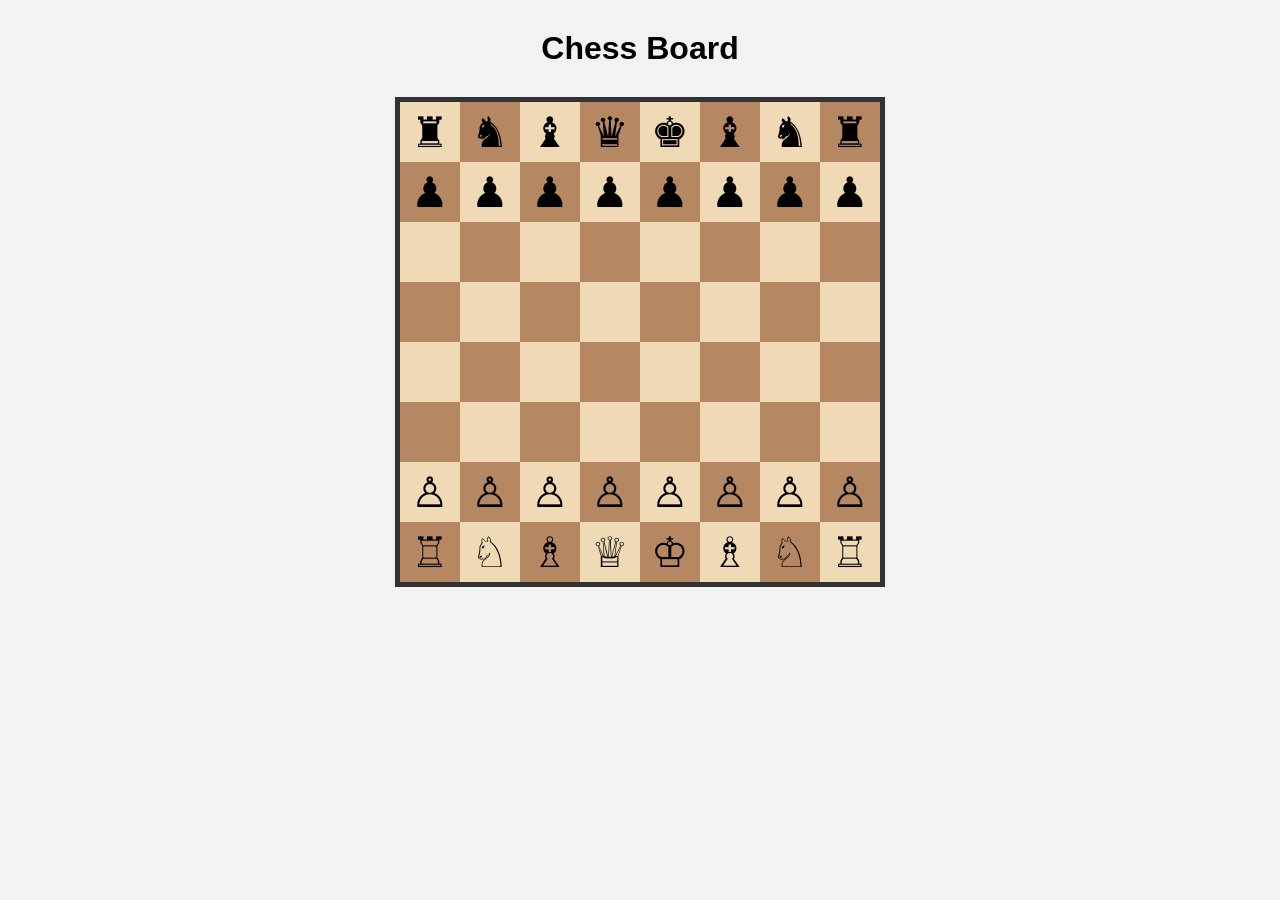
<file: Face Class/Chess Board/index.html>
<!DOCTYPE html>
<html>
<head>
    <title>Chess Board</title>
    <link rel="stylesheet" href="styles.css">
</head>

<body>

    <h1>Chess Board</h1>

    <div class="chess-board">

        <div class="white">♜</div>
        <div class="black">♞</div>
        <div class="white">♝</div>
        <div class="black">♛</div>
        <div class="white">♚</div>
        <div class="black">♝</div>
        <div class="white">♞</div>
        <div class="black">♜</div>

        <div class="black">♟</div>
        <div class="white">♟</div>
        <div class="black">♟</div>
        <div class="white">♟</div>
        <div class="black">♟</div>
        <div class="white">♟</div>
        <div class="black">♟</div>
        <div class="white">♟</div>

        <div class="white"></div>
        <div class="black"></div>
        <div class="white"></div>
        <div class="black"></div>
        <div class="white"></div>
        <div class="black"></div>
        <div class="white"></div>
        <div class="black"></div>

        <div class="black"></div>
        <div class="white"></div>
        <div class="black"></div>
        <div class="white"></div>
        <div class="black"></div>
        <div class="white"></div>
        <div class="black"></div>
        <div class="white"></div>

        <div class="white"></div>
        <div class="black"></div>
        <div class="white"></div>
        <div class="black"></div>
        <div class="white"></div>
        <div class="black"></div>
        <div class="white"></div>
        <div class="black"></div>

        <div class="black"></div>
        <div class="white"></div>
        <div class="black"></div>
        <div class="white"></div>
        <div class="black"></div>
        <div class="white"></div>
        <div class="black"></div>
        <div class="white"></div>

        <div class="white">♙</div>
        <div class="black">♙</div>
        <div class="white">♙</div>
        <div class="black">♙</div>
        <div class="white">♙</div>
        <div class="black">♙</div>
        <div class="white">♙</div>
        <div class="black">♙</div>

        <div class="black">♖</div>
        <div class="white">♘</div>
        <div class="black">♗</div>
        <div class="white">♕</div>
        <div class="black">♔</div>
        <div class="white">♗</div>
        <div class="black">♘</div>
        <div class="white">♖</div>

    </div>

</body>
</html>
</file>
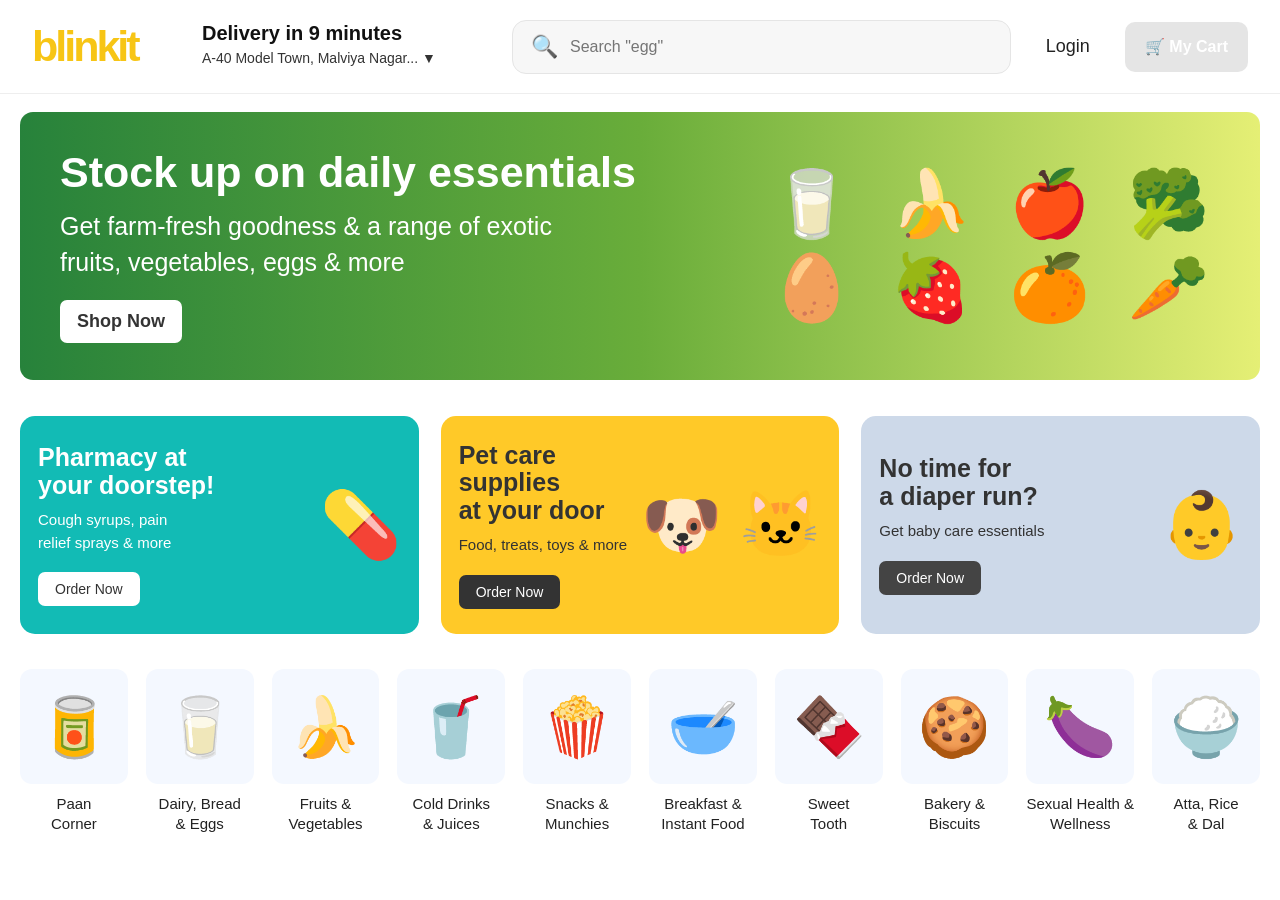
<file: Blinkit/main.html>
<!DOCTYPE html>
<html lang="en">
<head>
    <meta charset="UTF-8">
    <meta name="viewport" content="width=device-width, initial-scale=1.0">

    <title>Blinkit Clone</title>

    <link rel="stylesheet" href="styles.css">
</head>

<body>

    <header>

        <div class="logo">
            blinkit
        </div>

        <div class="location">
            <h3>Delivery in 9 minutes</h3>
            <p>A-40 Model Town, Malviya Nagar... ▼</p>
        </div>

        <div class="search">
            🔍
            <input type="text" placeholder='Search "egg"'>
        </div>

        <div class="login">
            Login
        </div>

        <button class="cart">
            🛒 My Cart
        </button>

    </header>


    <main>

        <section class="main-banner">

            <div class="banner-text">

                <h1>Stock up on daily essentials</h1>

                <p>
                    Get farm-fresh goodness & a range of exotic
                    <br>
                    fruits, vegetables, eggs & more
                </p>

                <button>Shop Now</button>

            </div>

            <div class="banner-products">
                🥛 🍌 🍎 🥦
                <br>
                🥚 🍓 🍊 🥕
            </div>

        </section>


        <section class="promo-section">

            <div class="promo pharmacy">

                <div>
                    <h2>Pharmacy at<br>your doorstep!</h2>

                    <p>
                        Cough syrups, pain<br>
                        relief sprays & more
                    </p>

                    <button>Order Now</button>
                </div>

                <div class="promo-image">
                    💊
                </div>

            </div>


            <div class="promo pets">

                <div>
                    <h2>Pet care supplies<br>at your door</h2>

                    <p>
                        Food, treats, toys & more
                    </p>

                    <button>Order Now</button>
                </div>

                <div class="promo-image">
                    🐶 🐱
                </div>

            </div>


            <div class="promo baby">

                <div>
                    <h2>No time for<br>a diaper run?</h2>

                    <p>
                        Get baby care essentials
                    </p>

                    <button>Order Now</button>
                </div>

                <div class="promo-image">
                    👶
                </div>

            </div>

        </section>


        <section class="categories">

            <div class="category">
                <div class="category-image">🥫</div>
                <p>Paan<br>Corner</p>
            </div>

            <div class="category">
                <div class="category-image">🥛</div>
                <p>Dairy, Bread<br>& Eggs</p>
            </div>

            <div class="category">
                <div class="category-image">🍌</div>
                <p>Fruits &<br>Vegetables</p>
            </div>

            <div class="category">
                <div class="category-image">🥤</div>
                <p>Cold Drinks<br>& Juices</p>
            </div>

            <div class="category">
                <div class="category-image">🍿</div>
                <p>Snacks &<br>Munchies</p>
            </div>

            <div class="category">
                <div class="category-image">🥣</div>
                <p>Breakfast &<br>Instant Food</p>
            </div>

            <div class="category">
                <div class="category-image">🍫</div>
                <p>Sweet<br>Tooth</p>
            </div>

            <div class="category">
                <div class="category-image">🍪</div>
                <p>Bakery &<br>Biscuits</p>
            </div>

            <div class="category">
                <div class="category-image">🍆</div>
                <p>Sexual Health &<br>Wellness</p>
            </div>

            <div class="category">
                <div class="category-image">🍚</div>
                <p>Atta, Rice<br>& Dal</p>
            </div>

        </section>

    </main>

</body>
</html>
</file>
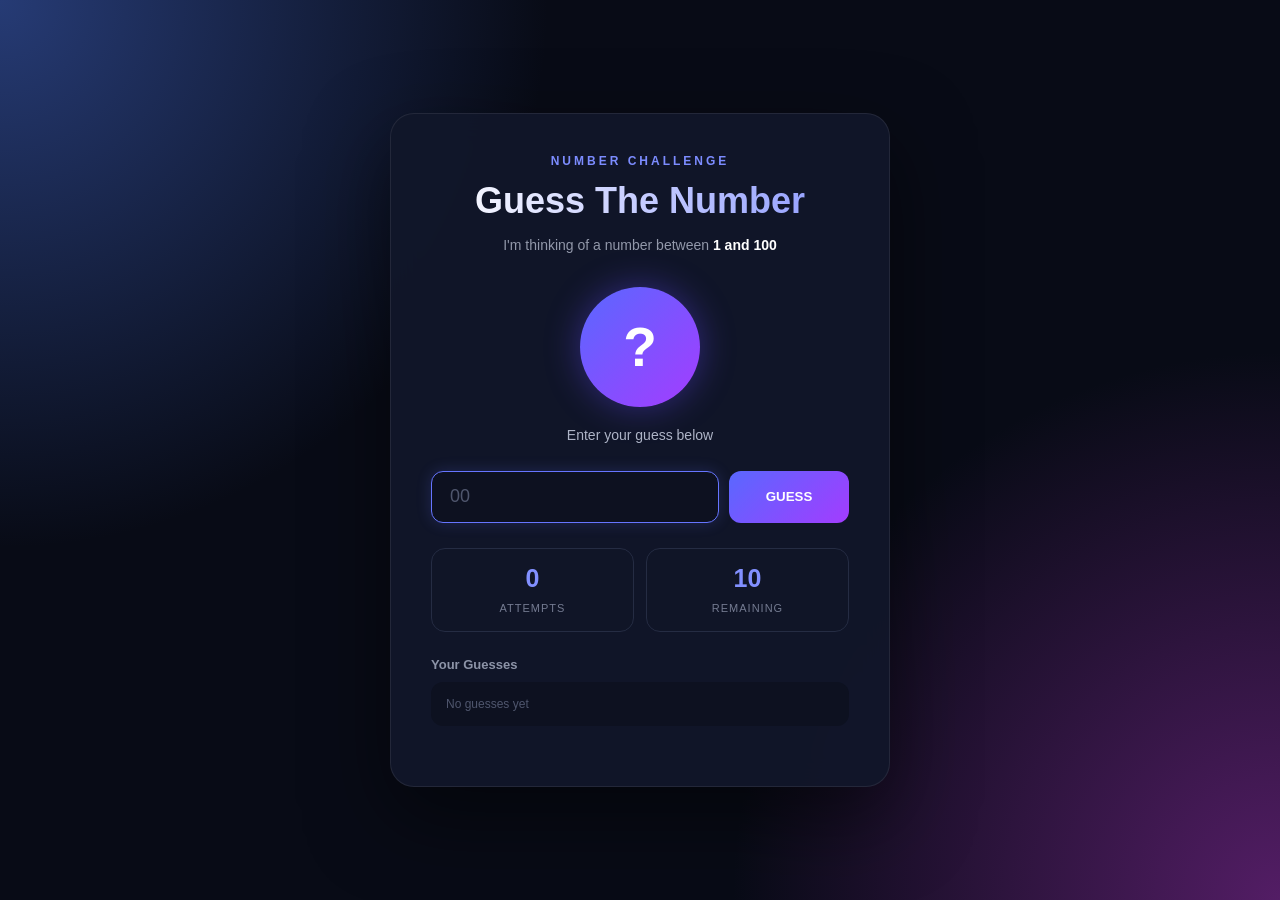
<file: Number Guessing/main.html>
<!DOCTYPE html>
<html lang="en">
<head>
    <meta charset="UTF-8">
    <meta name="viewport" content="width=device-width, initial-scale=1.0">

    <title>Guess The Number</title>

    <link rel="stylesheet" href="styles.css">
</head>

<body>

    <div class="container">

        <div class="game-box">

            <div class="top">
                <p class="small-title">NUMBER CHALLENGE</p>

                <h1>Guess The Number</h1>

                <p class="description">
                    I'm thinking of a number between
                    <strong>1 and 100</strong>
                </p>
            </div>


            <div class="number-circle">

                <span>?</span>

            </div>


            <p id="message">
                Enter your guess below
            </p>


            <div class="input-area">

                <input
                    type="number"
                    id="guessInput"
                    placeholder="00"
                    min="1"
                    max="100"
                >

                <button id="guessBtn">
                    GUESS
                </button>

            </div>


            <div class="stats">

                <div class="stat-box">

                    <span class="stat-number"
                        id="guessCount">
                        0
                    </span>

                    <span class="stat-label">
                        Attempts
                    </span>

                </div>


                <div class="stat-box">

                    <span class="stat-number"
                        id="remaining">
                        10
                    </span>

                    <span class="stat-label">
                        Remaining
                    </span>

                </div>

            </div>


            <div class="history">

                <h3>Your Guesses</h3>

                <div id="guessedNumbers"
                     class="guess-list">

                    <span class="empty">
                        No guesses yet
                    </span>

                </div>

            </div>


            <button id="restartBtn">
                ↻ PLAY AGAIN
            </button>

        </div>

    </div>


    <script src="script.js"></script>

</body>
</html>
</file>
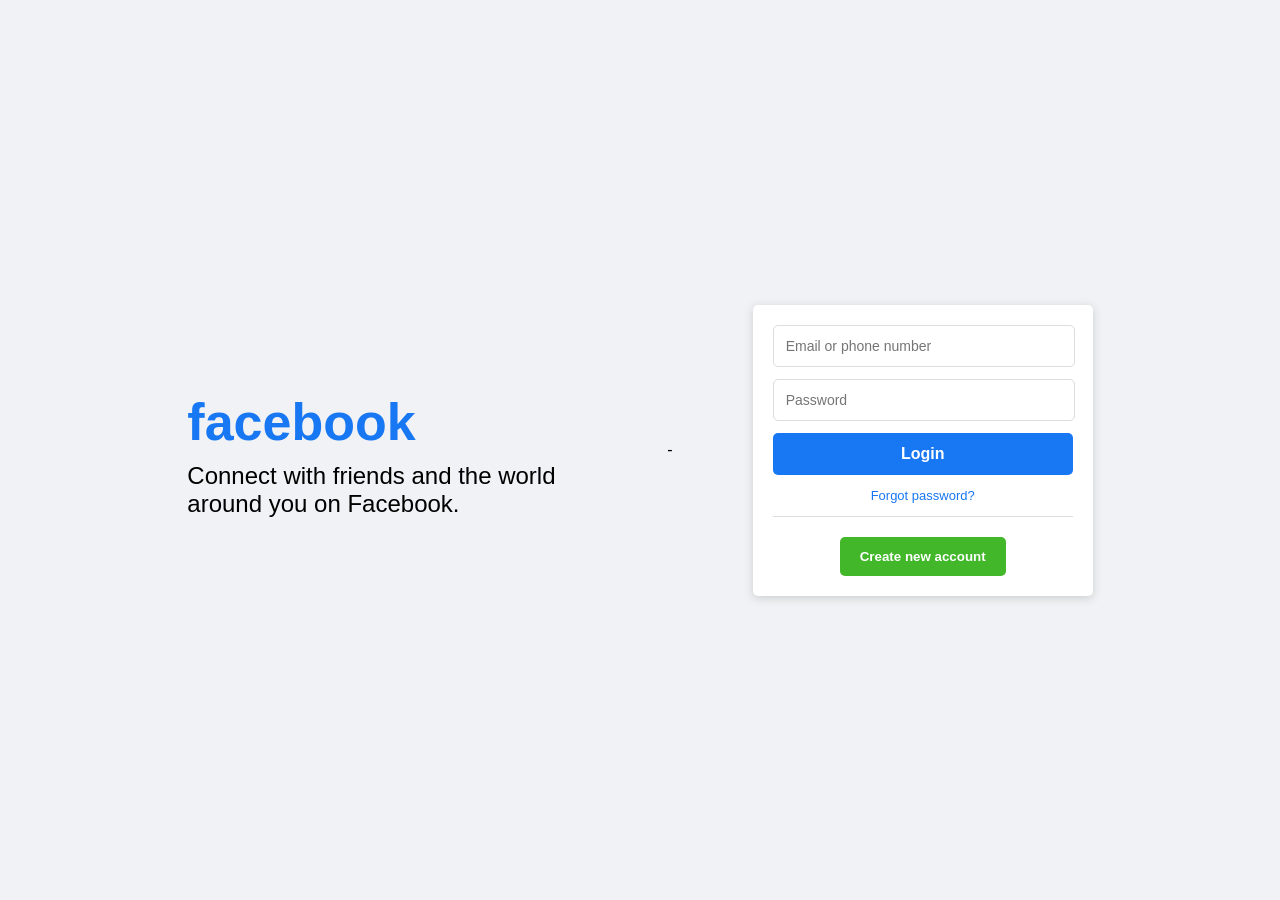
<file: Face Class/Facebook/main.html>
<!DOCTYPE html>
<html>
<head>
    <title>Facebook Login</title>
    <link rel="stylesheet" href="styles.css">
</head>

<body>

    <div class="main">

        <div class="left">

            <h1>facebook</h1>

            <p>
                Connect with friends and the world
                around you on Facebook.
            </p>

        </div>

        -<div class="login-box">

            <input type="text" placeholder="Email or phone number">

            <input type="password" placeholder="Password">

            <button class="login">Login</button>

            <p class="forgot">Forgot password?</p>

            <hr>

            <button class="create">Create new account</button>

        </div>

    </div>

</body>
</html>
</file>
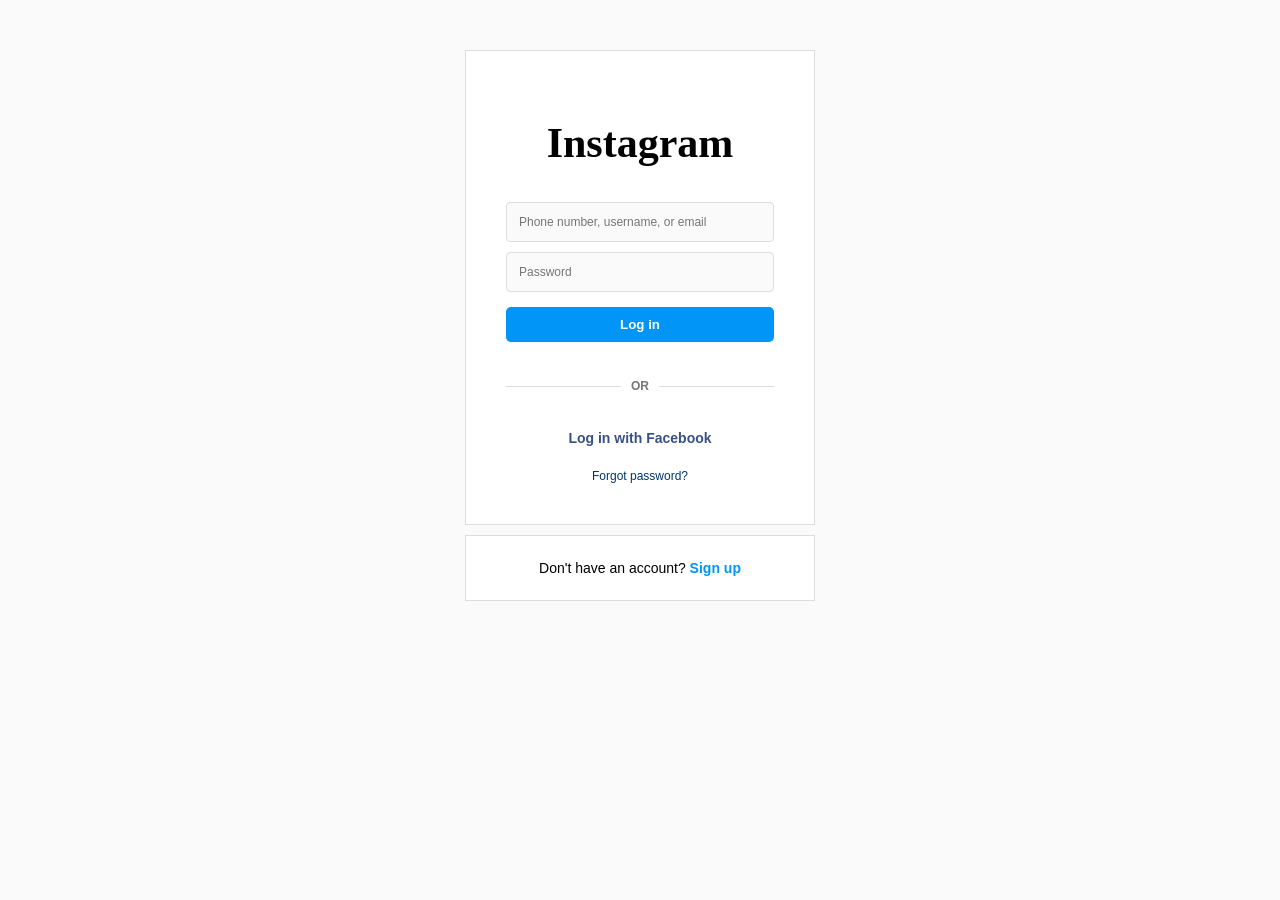
<file: Face Class/Instagram/main.html>
<!DOCTYPE html>
<html>
<head>
    <title>Instagram Login</title>
    <link rel="stylesheet" href="styles.css">
</head>

<body>

    <div class="login-container">

        <div class="login-box">

            <h1>Instagram</h1>

            <input type="text" placeholder="Phone number, username, or email">

            <input type="password" placeholder="Password">

            <button class="login">Log in</button>

            <div class="or">
                <span></span>
                <p>OR</p>
                <span></span>
            </div>

            <a href="#" class="facebook">Log in with Facebook</a>

            <a href="#" class="forgot">Forgot password?</a>

        </div>

        <div class="signup-box">
            <p>Don't have an account? <a href="#">Sign up</a></p>
        </div>

    </div>

</body>
</html>
</file>
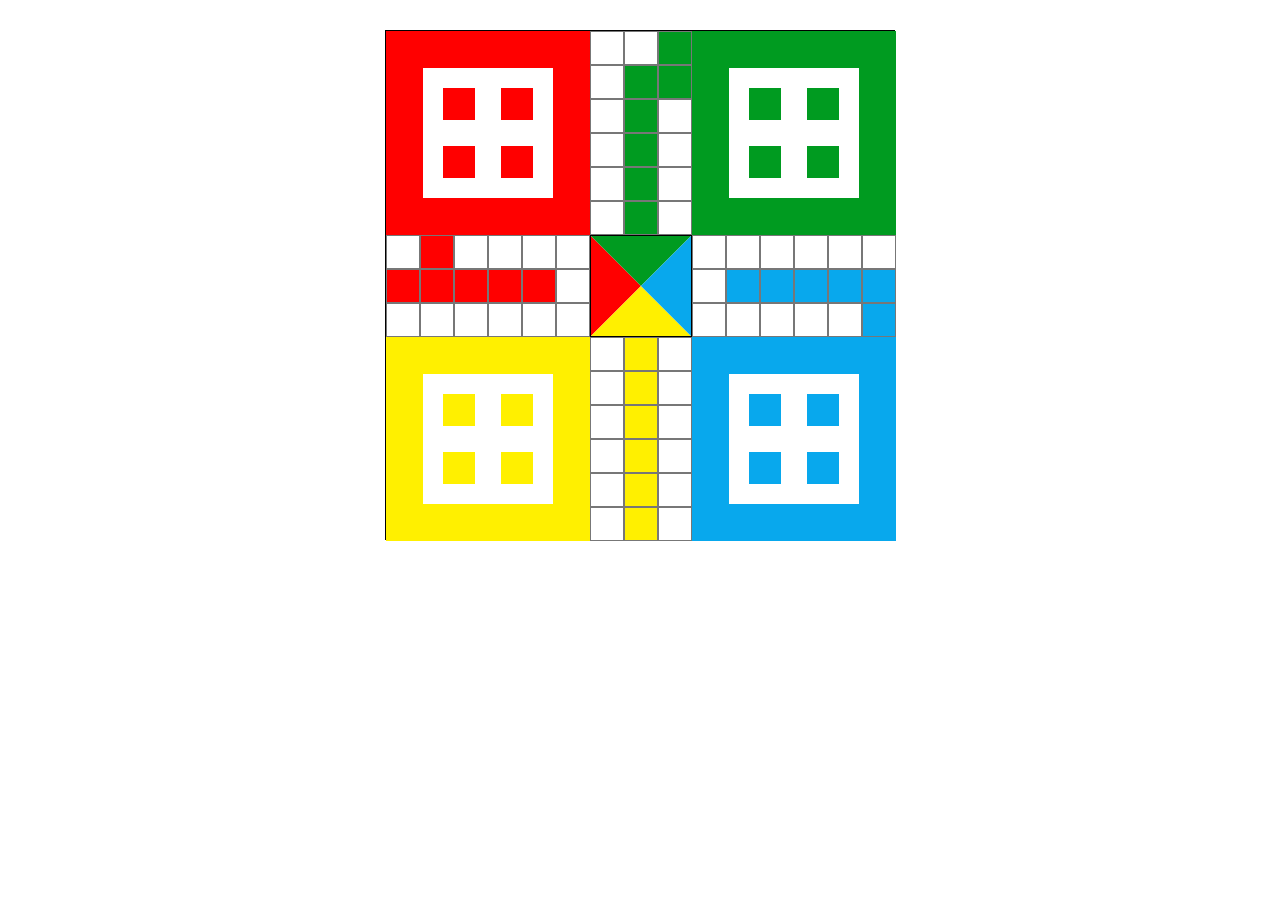
<file: Face Class/Ludo King/main.html>
<!DOCTYPE html>
<html
<head>
    <title>Ludo Board</title>
    <link rel="stylesheet" href="styles.css">
</head>

<body>

    <div class="ludo-board">

        <div class="home red-home">
            <div class="inner-box">
                <div></div>
                <div></div>
                <div></div>
                <div></div>
            </div>
        </div>

        <div class="home green-home">
            <div class="inner-box">
                <div></div>
                <div></div>
                <div></div>
                <div></div>
            </div>
        </div>

        <div class="home yellow-home">
            <div class="inner-box">
                <div></div>
                <div></div>
                <div></div>
                <div></div>
            </div>
        </div>

        <div class="home blue-home">
            <div class="inner-box">
                <div></div>
                <div></div>
                <div></div>
                <div></div>
            </div>
        </div>


        <div class="path top-path">

            <div></div>
            <div></div>
            <div class="green"></div>

            <div></div>
            <div class="green"></div>
            <div class="green"></div>

            <div></div>
            <div class="green"></div>
            <div></div>

            <div></div>
            <div class="green"></div>
            <div></div>

            <div></div>
            <div class="green"></div>
            <div></div>

            <div></div>
            <div class="green"></div>
            <div></div>

        </div>


        <div class="path bottom-path">

            <div></div>
            <div class="yellow"></div>
            <div></div>

            <div></div>
            <div class="yellow"></div>
            <div></div>

            <div></div>
            <div class="yellow"></div>
            <div></div>

            <div></div>
            <div class="yellow"></div>
            <div></div>

            <div></div>
            <div class="yellow"></div>
            <div></div>

            <div></div>
            <div class="yellow"></div>
            <div></div>

        </div>


        <div class="path left-path">

            <div></div>
            <div class="red"></div>
            <div></div>
            <div></div>
            <div></div>
            <div></div>

            <div class="red"></div>
            <div class="red"></div>
            <div class="red"></div>
            <div class="red"></div>
            <div class="red"></div>
            <div></div>

            <div></div>
            <div></div>
            <div></div>
            <div></div>
            <div></div>
            <div></div>

        </div>


        <div class="path right-path">

            <div></div>
            <div></div>
            <div></div>
            <div></div>
            <div></div>
            <div></div>

            <div></div>
            <div class="blue"></div>
            <div class="blue"></div>
            <div class="blue"></div>
            <div class="blue"></div>
            <div class="blue"></div>

            <div></div>
            <div></div>
            <div></div>
            <div></div>
            <div></div>
            <div class="blue"></div>

        </div>


        <div class="center">

            <div class="triangle red-triangle"></div>

            <div class="triangle green-triangle"></div>

            <div class="triangle yellow-triangle"></div>

            <div class="triangle blue-triangle"></div>

        </div>

    </div>

</body>
</html>
</file>
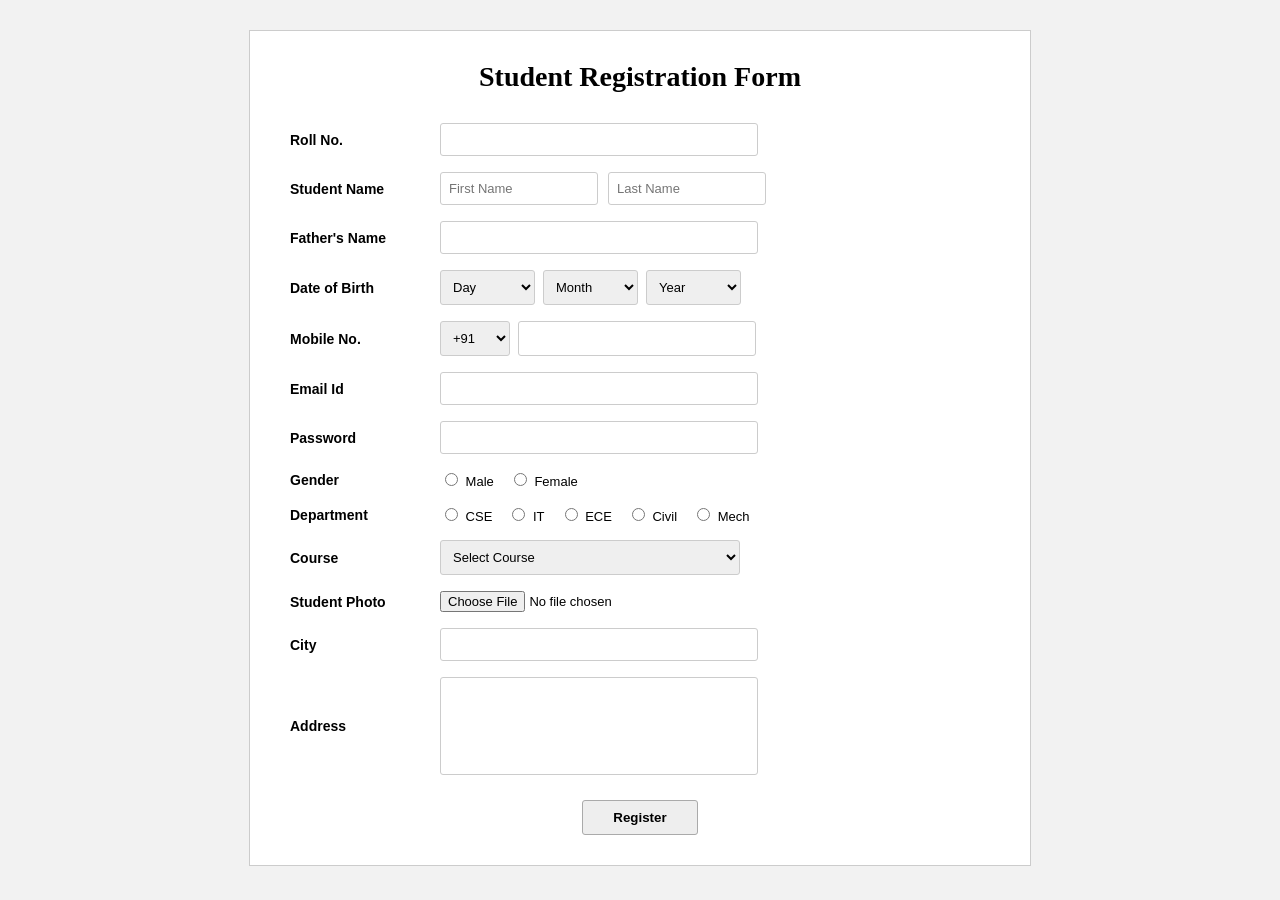
<file: Face Class/Registration Form/main.html>
<!DOCTYPE html>
<html>
<head>
    <title>Student Registration Form</title>
    <link rel="stylesheet" href="styles.css">
</head>

<body>

    <div class="form-container">

        <h1>Student Registration Form</h1>

        <form>

            <div class="form-row">
                <label>Roll No.</label>
                <input type="text">
            </div>

            <div class="form-row">
                <label>Student Name</label>

                <div class="name-box">
                    <input type="text" placeholder="First Name">
                    <input type="text" placeholder="Last Name">
                </div>
            </div>

            <div class="form-row">
                <label>Father's Name</label>
                <input type="text">
            </div>

            <div class="form-row">
                <label>Date of Birth</label>

                <div class="dob">
                    <select>
                        <option>Day</option>
                        <option>1</option>
                        <option>2</option>
                        <option>3</option>
                        <option>4</option>
                        <option>5</option>
                    </select>

                    <select>
                        <option>Month</option>
                        <option>January</option>
                        <option>February</option>
                        <option>March</option>
                        <option>April</option>
                    </select>

                    <select>
                        <option>Year</option>
                        <option>2000</option>
                        <option>2001</option>
                        <option>2002</option>
                        <option>2003</option>
                        <option>2004</option>
                    </select>
                </div>
            </div>

            <div class="form-row">
                <label>Mobile No.</label>

                <div class="mobile">
                    <select>
                        <option>+91</option>
                        <option>+1</option>
                        <option>+44</option>
                    </select>

                    <input type="tel">
                </div>
            </div>

            <div class="form-row">
                <label>Email Id</label>
                <input type="email">
            </div>

            <div class="form-row">
                <label>Password</label>
                <input type="password">
            </div>

            <div class="form-row">
                <label>Gender</label>

                <div class="radio">
                    <label>
                        <input type="radio" name="gender">
                        Male
                    </label>

                    <label>
                        <input type="radio" name="gender">
                        Female
                    </label>
                </div>
            </div>

            <div class="form-row">
                <label>Department</label>

                <div class="radio">
                    <label>
                        <input type="radio" name="department">
                        CSE
                    </label>

                    <label>
                        <input type="radio" name="department">
                        IT
                    </label>

                    <label>
                        <input type="radio" name="department">
                        ECE
                    </label>

                    <label>
                        <input type="radio" name="department">
                        Civil
                    </label>

                    <label>
                        <input type="radio" name="department">
                        Mech
                    </label>
                </div>
            </div>

            <div class="form-row">
                <label>Course</label>

                <select>
                    <option>Select Course</option>
                    <option>B.Tech</option>
                    <option>BCA</option>
                    <option>MCA</option>
                    <option>M.Tech</option>
                </select>
            </div>

            <div class="form-row">
                <label>Student Photo</label>

                <input type="file">
            </div>

            <div class="form-row">
                <label>City</label>
                <input type="text">
            </div>

            <div class="form-row">
                <label>Address</label>
                <textarea></textarea>
            </div>

            <button type="submit">Register</button>

        </form>

    </div>

</body>
</html>
</file>
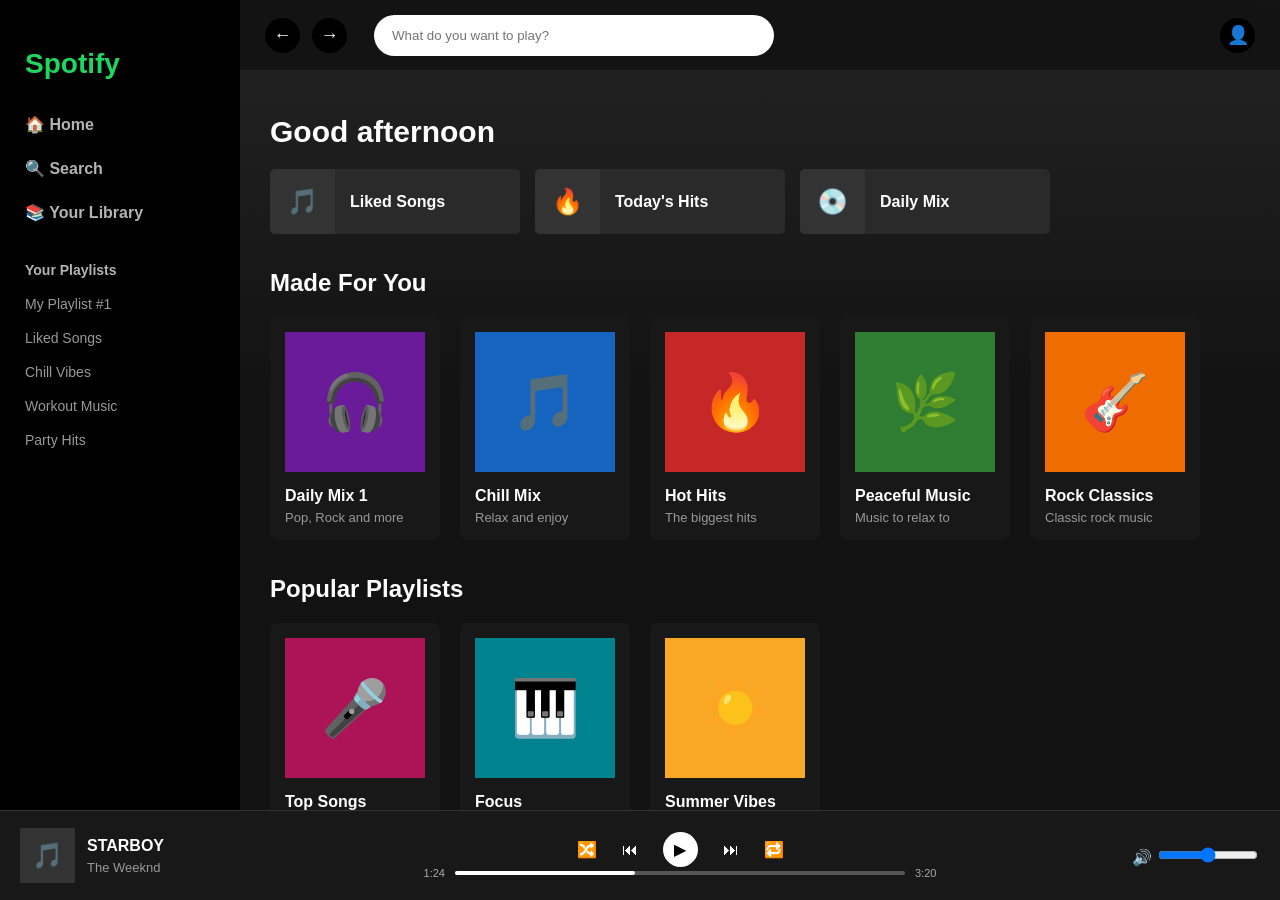
<file: Face Class/Spotify/main.html>
<!DOCTYPE html>
<html>
<head>
    <title>Spotify Clone</title>
    <link rel="stylesheet" href="styles.css">
</head>

<body>

    <div class="container">

        <div class="sidebar">

            <h2>Spotify</h2>

            <div class="menu">
                <p>🏠 Home</p>
                <p>🔍 Search</p>
                <p>📚 Your Library</p>
            </div>

            <div class="playlist">
                <h3>Your Playlists</h3>
                <p>My Playlist #1</p>
                <p>Liked Songs</p>
                <p>Chill Vibes</p>
                <p>Workout Music</p>
                <p>Party Hits</p>
            </div>

        </div>


        <div class="main">

            <div class="top-bar">

                <button>←</button>
                <button>→</button>

                <input type="text" placeholder="What do you want to play?">

                <button class="profile">👤</button>

            </div>


            <div class="content">

                <h1>Good afternoon</h1>

                <div class="quick">

                    <div class="quick-card">
                        <div class="small-cover">🎵</div>
                        <b>Liked Songs</b>
                    </div>

                    <div class="quick-card">
                        <div class="small-cover">🔥</div>
                        <b>Today's Hits</b>
                    </div>

                    <div class="quick-card">
                        <div class="small-cover">💿</div>
                        <b>Daily Mix</b>
                    </div>

                </div>


                <h2>Made For You</h2>

                <div class="albums">

                    <div class="album">
                        <div class="cover purple">🎧</div>
                        <h3>Daily Mix 1</h3>
                        <p>Pop, Rock and more</p>
                    </div>

                    <div class="album">
                        <div class="cover blue">🎵</div>
                        <h3>Chill Mix</h3>
                        <p>Relax and enjoy</p>
                    </div>

                    <div class="album">
                        <div class="cover red">🔥</div>
                        <h3>Hot Hits</h3>
                        <p>The biggest hits</p>
                    </div>

                    <div class="album">
                        <div class="cover green">🌿</div>
                        <h3>Peaceful Music</h3>
                        <p>Music to relax to</p>
                    </div>

                    <div class="album">
                        <div class="cover orange">🎸</div>
                        <h3>Rock Classics</h3>
                        <p>Classic rock music</p>
                    </div>

                </div>


                <h2>Popular Playlists</h2>

                <div class="albums">

                    <div class="album">
                        <div class="cover pink">🎤</div>
                        <h3>Top Songs</h3>
                        <p>Popular songs right now</p>
                    </div>

                    <div class="album">
                        <div class="cover cyan">🎹</div>
                        <h3>Focus</h3>
                        <p>Music for concentration</p>
                    </div>

                    <div class="album">
                        <div class="cover yellow">☀️</div>
                        <h3>Summer Vibes</h3>
                        <p>Feel good music</p>
                    </div>

                </div>

            </div>

        </div>

    </div>


    <div class="player">

        <div class="song-info">
            <div class="song-cover">🎵</div>

            <div>
                <b>STARBOY</b>
                <p>The Weeknd</p>
            </div>
        </div>


        <div class="controls">

            <div class="buttons">
                <span>🔀</span>
                <span>⏮</span>
                <span class="play">▶</span>
                <span>⏭</span>
                <span>🔁</span>
            </div>

            <div class="progress">
                <span>1:24</span>
                <div class="progress-bar">
                    <div class="progress-fill"></div>
                </div>
                <span>3:20</span>
            </div>

        </div>


        <div class="volume">
            🔊
            <input type="range">
        </div>

    </div>

</body>
</html>
</file>
<file: Face Class/Chess Board/styles.css>
body {
    margin: 0;
    background-color: #f2f2f2;
    font-family: Arial, sans-serif;
    text-align: center;
}

h1 {
    margin-top: 30px;
}

.chess-board {
    width: 480px;
    height: 480px;
    margin: 30px auto;
    display: grid;
    grid-template-columns: repeat(8, 1fr);
    border: 5px solid #333;
}

.white,
.black {
    width: 60px;
    height: 60px;
    display: flex;
    justify-content: center;
    align-items: center;
    font-size: 42px;
}

.white {
    background-color: #f0d9b5;
}

.black {
    background-color: #b58863;
}
</file>
<file: Blinkit/styles.css>
* {
    box-sizing: border-box;
}

body {
    margin: 0;
    font-family: Arial, sans-serif;
    background-color: white;
    color: #222;
}


header {
    height: 94px;

    display: flex;
    align-items: center;

    border-bottom: 1px solid #eee;

    padding: 0 32px;

    gap: 35px;
}


.logo {
    width: 135px;

    font-size: 43px;
    font-weight: bold;

    color: #f7c515;

    letter-spacing: -3px;
}


.location {
    width: 275px;
}

.location h3 {
    margin: 0;

    font-size: 20px;
    color: #111;
}

.location p {
    margin: 5px 0;

    font-size: 14px;
    color: #333;

    white-space: nowrap;
    overflow: hidden;
}


.search {
    flex: 1;

    height: 54px;

    display: flex;
    align-items: center;

    background-color: #f7f7f7;

    border: 1px solid #e5e5e5;

    border-radius: 14px;

    padding: 0 18px;

    font-size: 22px;
}

.search input {
    width: 100%;

    border: none;
    outline: none;

    background: transparent;

    padding-left: 12px;

    font-size: 16px;
}


.login {
    font-size: 18px;

    white-space: nowrap;

    cursor: pointer;
}


.cart {
    height: 50px;

    padding: 0 20px;

    border: none;

    border-radius: 10px;

    background-color: #e5e5e5;

    color: white;

    font-size: 16px;
    font-weight: bold;
}


main {
    width: 1240px;
    margin: 18px auto;
}


.main-banner {
    height: 268px;

    border-radius: 13px;

    overflow: hidden;

    display: flex;
    align-items: center;
    justify-content: space-between;

    padding: 30px 40px;

    background: linear-gradient(
        90deg,
        #27823b,
        #69ad3a,
        #e5ef75
    );

    color: white;
}


.banner-text {
    z-index: 2;
}

.banner-text h1 {
    font-size: 43px;

    margin: 0 0 12px;

    line-height: 1.1;
}

.banner-text p {
    font-size: 25px;

    line-height: 1.45;

    margin: 0 0 20px;
}

.banner-text button {
    padding: 11px 17px;

    border: none;

    border-radius: 7px;

    background-color: white;

    color: #333;

    font-size: 18px;
    font-weight: bold;

    cursor: pointer;
}


.banner-products {
    width: 450px;

    font-size: 65px;

    line-height: 1.3;

    text-align: center;

    letter-spacing: 10px;
}


.promo-section {
    display: grid;

    grid-template-columns: repeat(3, 1fr);

    gap: 22px;

    margin-top: 36px;
}


.promo {
    height: 218px;

    border-radius: 15px;

    overflow: hidden;

    display: flex;

    justify-content: space-between;
    align-items: center;

    padding: 20px 18px;

    color: white;
}


.promo h2 {
    margin: 0 0 10px;

    font-size: 25px;

    line-height: 1.1;
}

.promo p {
    margin: 0 0 18px;

    font-size: 15px;

    line-height: 1.5;
}

.promo button {
    border: none;

    padding: 9px 17px;

    border-radius: 7px;

    font-size: 14px;

    cursor: pointer;
}


.pharmacy {
    background-color: #12bbb5;
}

.pharmacy button {
    background-color: white;
    color: #333;
}


.pets {
    background-color: #ffc928;
    color: #333;
}

.pets button {
    background-color: #333;
    color: white;
}


.baby {
    background-color: #cdd9e9;
    color: #333;
}

.baby button {
    background-color: #444;
    color: white;
}


.promo-image {
    font-size: 65px;

    white-space: nowrap;
}


.categories {
    display: grid;

    grid-template-columns: repeat(10, 1fr);

    gap: 18px;

    margin-top: 35px;
}


.category {
    text-align: center;

    cursor: pointer;
}


.category-image {
    height: 115px;

    display: flex;
    align-items: center;
    justify-content: center;

    border-radius: 12px;

    background-color: #f4f8ff;

    font-size: 58px;
}


.category p {
    margin: 10px 0;

    font-size: 15px;

    line-height: 1.3;
}


.category:hover .category-image {
    background-color: #e9f1ff;
}

.promo button:hover {
    opacity: 0.85;
}

.banner-text button:hover {
    background-color: #f2f2f2;
}


@media (max-width: 1200px) {

    main {
        width: 94%;
    }

    .categories {
        grid-template-columns: repeat(5, 1fr);
    }

    header {
        gap: 15px;
        padding: 0 20px;
    }

    .location {
        width: 220px;
    }
}


@media (max-width: 800px) {

    header {
        height: auto;

        flex-wrap: wrap;

        padding: 15px;
    }

    .logo {
        width: auto;
    }

    .location {
        width: auto;
    }

    .search {
        order: 5;
        flex-basis: 100%;
    }

    .main-banner {
        height: auto;
    }

    .banner-products {
        display: none;
    }

    .promo-section {
        grid-template-columns: 1fr;
    }

    .categories {
        grid-template-columns: repeat(3, 1fr);
    }
}
</file>
<file: Number Guessing/styles.css>
* {
    margin: 0;
    padding: 0;
    box-sizing: border-box;
}


body {

    min-height: 100vh;

    display: flex;

    justify-content: center;

    align-items: center;

    font-family: Arial, Helvetica, sans-serif;

    background:
        radial-gradient(
            circle at top left,
            #263b75,
            transparent 35%
        ),
        radial-gradient(
            circle at bottom right,
            #531d65,
            transparent 35%
        ),
        #080b16;

    color: white;

    padding: 20px;
}


.container {

    width: 100%;

    max-width: 500px;
}


.game-box {

    background: rgba(18, 23, 42, 0.94);

    border: 1px solid rgba(255,255,255,0.08);

    border-radius: 24px;

    padding: 40px;

    text-align: center;

    box-shadow:
        0 30px 80px rgba(0,0,0,0.5);

    backdrop-filter: blur(15px);
}


.small-title {

    color: #7c8cff;

    font-size: 12px;

    letter-spacing: 3px;

    font-weight: bold;

    margin-bottom: 12px;
}


h1 {

    font-size: 36px;

    margin-bottom: 12px;

    background:
        linear-gradient(
            90deg,
            #ffffff,
            #8d9aff
        );

    -webkit-background-clip: text;

    -webkit-text-fill-color: transparent;
}


.description {

    color: #9298aa;

    font-size: 14px;

    line-height: 1.6;
}


.description strong {

    color: #ffffff;
}


.number-circle {

    width: 120px;

    height: 120px;

    margin: 30px auto 20px;

    border-radius: 50%;

    display: flex;

    justify-content: center;

    align-items: center;

    background:
        linear-gradient(
            135deg,
            #5968ff,
            #a43cff
        );

    box-shadow:
        0 0 35px rgba(102,76,255,0.4);
}


.number-circle span {

    font-size: 55px;

    font-weight: bold;
}


#message {

    min-height: 24px;

    color: #aeb4c7;

    font-size: 14px;

    margin-bottom: 20px;
}


.input-area {

    display: flex;

    gap: 10px;

    margin-bottom: 25px;
}


#guessInput {

    flex: 1;

    height: 52px;

    border-radius: 12px;

    border: 1px solid #303751;

    background: #0d1120;

    color: white;

    outline: none;

    padding: 0 18px;

    font-size: 18px;
}


#guessInput:focus {

    border-color: #6675ff;

    box-shadow:
        0 0 15px rgba(102,117,255,0.2);
}


#guessInput::placeholder {

    color: #4f566d;
}


#guessInput::-webkit-inner-spin-button,
#guessInput::-webkit-outer-spin-button {

    -webkit-appearance: none;

    margin: 0;
}


#guessBtn {

    width: 120px;

    border: none;

    border-radius: 12px;

    background:
        linear-gradient(
            135deg,
            #5968ff,
            #a33cff
        );

    color: white;

    font-weight: bold;

    cursor: pointer;

    transition: 0.25s;
}


#guessBtn:hover {

    transform: translateY(-2px);

    box-shadow:
        0 10px 25px rgba(94,74,255,0.35);
}


.stats {

    display: flex;

    gap: 12px;

    margin-bottom: 25px;
}


.stat-box {

    flex: 1;

    padding: 15px;

    border-radius: 14px;

    background: #101527;

    border: 1px solid #252c43;
}


.stat-number {

    display: block;

    font-size: 25px;

    font-weight: bold;

    color: #8290ff;

    margin-bottom: 5px;
}


.stat-label {

    color: #747b91;

    font-size: 11px;

    text-transform: uppercase;

    letter-spacing: 1px;
}


.history {

    text-align: left;

    margin-bottom: 20px;
}


.history h3 {

    font-size: 13px;

    color: #8d94a8;

    margin-bottom: 10px;
}


.guess-list {

    min-height: 44px;

    padding: 10px;

    display: flex;

    gap: 7px;

    flex-wrap: wrap;

    border-radius: 12px;

    background: #0d1120;
}


.guess {

    min-width: 38px;

    padding: 7px 10px;

    text-align: center;

    border-radius: 8px;

    background: #202846;

    color: #b8c0ff;

    font-size: 13px;
}


.empty {

    color: #4f566d;

    font-size: 12px;

    padding: 5px;
}


#restartBtn {

    display: none;

    width: 100%;

    height: 48px;

    border: 1px solid #5968ff;

    border-radius: 12px;

    background: transparent;

    color: #8994ff;

    font-weight: bold;

    cursor: pointer;

    transition: 0.2s;
}


#restartBtn:hover {

    background: #5968ff;

    color: white;
}


.success {

    color: #52e49a !important;
}


.high {

    color: #ffbd69 !important;
}


.low {

    color: #72b9ff !important;
}


.error {

    color: #ff6e83 !important;
}


@media (max-width: 500px) {

    .game-box {

        padding: 30px 20px;
    }

    h1 {

        font-size: 29px;
    }

    .input-area {

        flex-direction: column;
    }

    #guessBtn {

        width: 100%;

        height: 50px;
    }

    .number-circle {

        width: 100px;

        height: 100px;
    }
}
</file>
<file: Face Class/Facebook/styles.css>
body {
    margin: 0;
    background-color: #f0f2f5;
    font-family: Arial;
}

.main {
    display: flex;
    justify-content: center;
    align-items: center;
    height: 100vh;
    gap: 80px;
}

.left {
    width: 400px;
}

.left h1 {
    color: #1877f2;
    font-size: 52px;
    margin-bottom: 10px;
}

.left p {
    font-size: 24px;
    margin-top: 0;
}

.login-box {
    background-color: white;
    width: 300px;
    padding: 20px;
    border-radius: 5px;
    box-shadow: 0px 2px 10px #ccc;
}

input {
    width: 92%;
    padding: 12px;
    margin-bottom: 12px;
    border: 1px solid #ddd;
    border-radius: 5px;
    font-size: 14px;
}

.login {
    width: 100%;
    padding: 12px;
    background-color: #1877f2;
    color: white;
    border: none;
    border-radius: 5px;
    font-size: 16px;
    font-weight: bold;
}

.forgot {
    text-align: center;
    color: #1877f2;
    font-size: 13px;
}

hr {
    border: 0;
    border-top: 1px solid #ddd;
}

.create {
    display: block;
    margin: 20px auto 0;
    padding: 12px 20px;
    background-color: #42b72a;
    color: white;
    border: none;
    border-radius: 5px;
    font-weight: bold;
}
</file>
<file: Face Class/Instagram/styles.css>
body {
    margin: 0;
    background-color: #fafafa;
    font-family: Arial, sans-serif;
}

.login-container {
    width: 350px;
    margin: 50px auto;
}

.login-box {
    background-color: white;
    border: 1px solid #ddd;
    padding: 40px;
    text-align: center;
}

.login-box h1 {
    font-family: cursive;
    font-size: 42px;
    margin-bottom: 35px;
}

input {
    width: 100%;
    box-sizing: border-box;
    padding: 12px;
    margin-bottom: 10px;
    border: 1px solid #ddd;
    border-radius: 4px;
    background-color: #fafafa;
    font-size: 12px;
}

.login {
    width: 100%;
    padding: 10px;
    margin-top: 5px;
    background-color: #0095f6;
    color: white;
    border: none;
    border-radius: 5px;
    font-weight: bold;
}

.or {
    display: flex;
    align-items: center;
    gap: 10px;
    margin: 25px 0;
}

.or span {
    height: 1px;
    background-color: #ddd;
    flex: 1;
}

.or p {
    color: #777;
    font-size: 12px;
    font-weight: bold;
}

.facebook {
    display: block;
    color: #385185;
    text-decoration: none;
    font-size: 14px;
    font-weight: bold;
    margin-bottom: 20px;
}

.forgot {
    color: #00376b;
    text-decoration: none;
    font-size: 12px;
}

.signup-box {
    background-color: white;
    border: 1px solid #ddd;
    margin-top: 10px;
    padding: 10px;
    text-align: center;
}

.signup-box p {
    font-size: 14px;
}

.signup-box a {
    color: #0095f6;
    text-decoration: none;
    font-weight: bold;
}
</file>
<file: Face Class/Ludo King/styles.css>
* {
    box-sizing: border-box;
}

body {
    margin: 0;
    background-color: white;
    font-family: Arial, sans-serif;
}

.ludo-board {
    width: 510px;
    height: 510px;
    margin: 30px auto;

    position: relative;

    display: grid;

    grid-template-columns: 204px 102px 204px;
    grid-template-rows: 204px 102px 204px;

    border: 1px solid black;
}


.home {
    display: flex;
    justify-content: center;
    align-items: center;
}

.red-home {
    background-color: red;
    grid-column: 1;
    grid-row: 1;
}

.green-home {
    background-color: #009b20;
    grid-column: 3;
    grid-row: 1;
}

.yellow-home {
    background-color: #fff000;
    grid-column: 1;
    grid-row: 3;
}

.blue-home {
    background-color: #08a8ed;
    grid-column: 3;
    grid-row: 3;
}


.inner-box {
    width: 130px;
    height: 130px;

    background-color: white;

    display: grid;

    grid-template-columns: 1fr 1fr;
    grid-template-rows: 1fr 1fr;

    gap: 25px;

    padding: 20px;
}

.inner-box div {
    width: 32px;
    height: 32px;

    justify-self: center;
    align-self: center;
}


.red-home .inner-box div {
    background-color: red;
}

.green-home .inner-box div {
    background-color: #009b20;
}

.yellow-home .inner-box div {
    background-color: #fff000;
}

.blue-home .inner-box div {
    background-color: #08a8ed;
}


.path {
    display: grid;
    background-color: white;
}

.path div {
    border: 1px solid #777;
}


.top-path {
    grid-column: 2;
    grid-row: 1;

    grid-template-columns: repeat(3, 34px);
    grid-template-rows: repeat(6, 34px);
}

.top-path .green {
    background-color: #009b20;
}


.bottom-path {
    grid-column: 2;
    grid-row: 3;

    grid-template-columns: repeat(3, 34px);
    grid-template-rows: repeat(6, 34px);
}

.bottom-path .yellow {
    background-color: #fff000;
}


.left-path {
    grid-column: 1;
    grid-row: 2;

    grid-template-columns: repeat(6, 34px);
    grid-template-rows: repeat(3, 34px);
}

.left-path .red {
    background-color: red;
}


.right-path {
    grid-column: 3;
    grid-row: 2;

    grid-template-columns: repeat(6, 34px);
    grid-template-rows: repeat(3, 34px);
}

.right-path .blue {
    background-color: #08a8ed;
}


.center {
    position: absolute;

    width: 102px;
    height: 102px;

    left: 204px;
    top: 204px;

    overflow: hidden;

    border: 1px solid black;
}


.triangle {
    position: absolute;

    width: 0;
    height: 0;
}


.red-triangle {
    left: 0;
    top: 0;

    border-top: 50px solid transparent;
    border-bottom: 50px solid transparent;
    border-left: 50px solid red;
}


.green-triangle {
    left: 0;
    top: 0;

    border-left: 50px solid transparent;
    border-right: 50px solid transparent;
    border-top: 50px solid #009b20;
}


.yellow-triangle {
    left: 0;
    bottom: 0;

    border-left: 50px solid transparent;
    border-right: 50px solid transparent;
    border-bottom: 50px solid #fff000;
}


.blue-triangle {
    right: 0;
    top: 0;

    border-top: 50px solid transparent;
    border-bottom: 50px solid transparent;
    border-right: 50px solid #08a8ed;
}
</file>
<file: Face Class/Registration Form/styles.css>
body {
    margin: 0;
    background-color: #f2f2f2;
    font-family: Arial, sans-serif;
}

.form-container {
    width: 700px;
    margin: 30px auto;
    padding: 25px 40px;
    background-color: white;
    border: 1px solid #ccc;
}

h1 {
    text-align: center;
    font-family: Georgia, serif;
    font-size: 28px;
    margin-top: 5px;
    margin-bottom: 30px;
}

.form-row {
    display: flex;
    align-items: center;
    margin-bottom: 16px;
}

.form-row > label {
    width: 150px;
    font-weight: bold;
    font-size: 14px;
}

input[type="text"],
input[type="email"],
input[type="password"],
input[type="tel"],
select,
textarea {
    width: 300px;
    padding: 8px;
    border: 1px solid #ccc;
    border-radius: 3px;
    font-size: 13px;
}

.name-box {
    display: flex;
    gap: 10px;
}

.name-box input {
    width: 140px;
}

.dob {
    display: flex;
    gap: 8px;
}

.dob select {
    width: 95px;
}

.mobile {
    display: flex;
    gap: 8px;
}

.mobile select {
    width: 70px;
}

.mobile input {
    width: 220px;
}

.radio {
    display: flex;
    gap: 15px;
    align-items: center;
}

.radio label {
    font-size: 13px;
    font-weight: normal;
}

.radio input {
    margin-right: 4px;
}

.form-row textarea {
    height: 80px;
    resize: none;
}

input[type="file"] {
    font-size: 13px;
}

button {
    display: block;
    margin: 25px auto 5px;

    padding: 9px 30px;

    background-color: #eee;
    border: 1px solid #aaa;
    border-radius: 3px;

    font-weight: bold;
    cursor: pointer;
}

button:hover {
    background-color: #ddd;
}
</file>
<file: Face Class/Spotify/styles.css>
* {
    box-sizing: border-box;
}

body {
    margin: 0;
    background-color: #121212;
    color: white;
    font-family: Arial, sans-serif;
}

.container {
    display: flex;
    height: calc(100vh - 90px);
}


.sidebar {
    width: 240px;
    background-color: #000;
    padding: 25px;
}

.sidebar h2 {
    color: #1ed760;
    font-size: 28px;
    margin-bottom: 35px;
}

.menu p {
    color: #b3b3b3;
    font-weight: bold;
    margin: 25px 0;
}

.menu p:hover {
    color: white;
}

.playlist {
    margin-top: 40px;
}

.playlist h3 {
    color: #b3b3b3;
    font-size: 14px;
}

.playlist p {
    color: #999;
    font-size: 14px;
    margin: 18px 0;
}


.main {
    flex: 1;
    overflow-y: auto;
    background: linear-gradient(#242424, #121212 400px);
}


.top-bar {
    height: 70px;
    display: flex;
    align-items: center;
    gap: 12px;
    padding: 15px 25px;
    position: sticky;
    top: 0;
    background-color: rgba(18, 18, 18, 0.9);
}

.top-bar button {
    width: 35px;
    height: 35px;
    border: none;
    border-radius: 50%;
    background-color: #000;
    color: white;
    font-size: 18px;
}

.top-bar input {
    width: 400px;
    padding: 13px 18px;
    border: none;
    border-radius: 25px;
    outline: none;
    margin-left: 15px;
}

.profile {
    margin-left: auto;
}


.content {
    padding: 25px 30px;
}

.content h1 {
    font-size: 30px;
}

.content h2 {
    margin-top: 35px;
}


.quick {
    display: flex;
    gap: 15px;
}

.quick-card {
    width: 250px;
    height: 65px;
    display: flex;
    align-items: center;
    background-color: #2a2a2a;
    border-radius: 5px;
    overflow: hidden;
}

.quick-card:hover {
    background-color: #3a3a3a;
}

.small-cover {
    width: 65px;
    height: 65px;
    display: flex;
    justify-content: center;
    align-items: center;
    background-color: #333;
    font-size: 25px;
}

.quick-card b {
    padding-left: 15px;
}


.albums {
    display: flex;
    gap: 20px;
    flex-wrap: wrap;
}

.album {
    width: 170px;
    padding: 15px;
    background-color: #181818;
    border-radius: 7px;
}

.album:hover {
    background-color: #282828;
}

.cover {
    width: 140px;
    height: 140px;
    display: flex;
    justify-content: center;
    align-items: center;
    font-size: 55px;
}

.album h3 {
    margin: 15px 0 5px;
    font-size: 16px;
}

.album p {
    margin: 0;
    color: #999;
    font-size: 13px;
}


.purple {
    background-color: #6a1b9a;
}

.blue {
    background-color: #1565c0;
}

.red {
    background-color: #c62828;
}

.green {
    background-color: #2e7d32;
}

.orange {
    background-color: #ef6c00;
}

.pink {
    background-color: #ad1457;
}

.cyan {
    background-color: #00838f;
}

.yellow {
    background-color: #f9a825;
}


.player {
    position: fixed;
    bottom: 0;
    left: 0;
    right: 0;

    height: 90px;

    background-color: #181818;

    border-top: 1px solid #333;

    display: flex;
    align-items: center;

    padding: 10px 20px;
}


.song-info {
    width: 280px;
    display: flex;
    align-items: center;
    gap: 12px;
}

.song-cover {
    width: 55px;
    height: 55px;

    background-color: #333;

    display: flex;
    justify-content: center;
    align-items: center;

    font-size: 25px;
}

.song-info p {
    color: #999;
    margin: 5px 0 0;
    font-size: 13px;
}


.controls {
    flex: 1;
    text-align: center;
}

.buttons {
    display: flex;
    justify-content: center;
    align-items: center;
    gap: 25px;
}

.buttons span {
    cursor: pointer;
}

.play {
    width: 35px;
    height: 35px;

    background-color: white;
    color: black;

    border-radius: 50%;

    display: flex;
    justify-content: center;
    align-items: center;
}


.progress {
    display: flex;
    align-items: center;
    justify-content: center;

    gap: 10px;

    color: #aaa;
    font-size: 11px;
}

.progress-bar {
    width: 450px;
    height: 4px;

    background-color: #555;
    border-radius: 5px;
}

.progress-fill {
    width: 40%;
    height: 100%;

    background-color: white;
    border-radius: 5px;
}


.volume {
    width: 200px;
    text-align: right;
}

.volume input {
    width: 100px;
}
</file>
